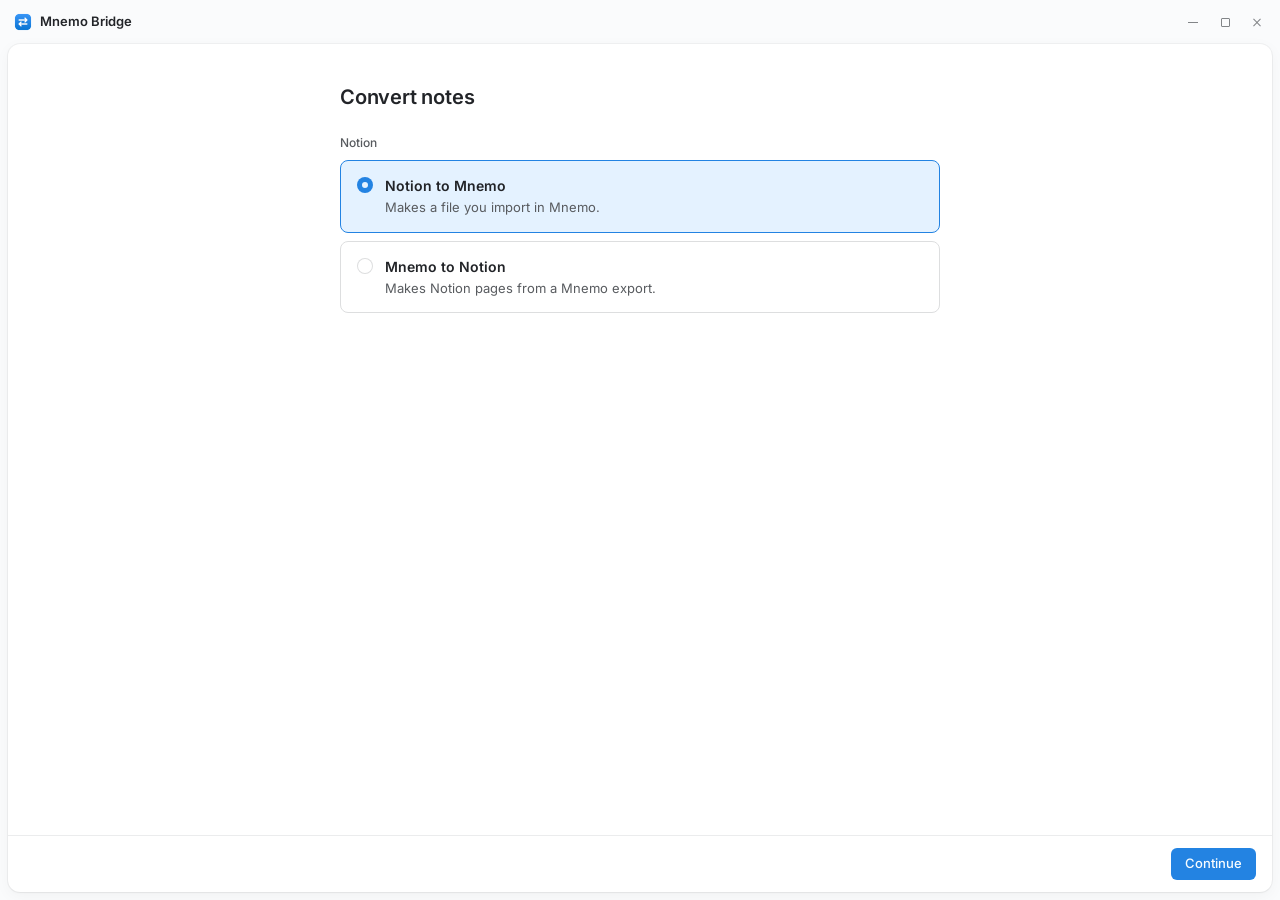
<file: mnemo_bridge/gui/web/index.html>
<!DOCTYPE html>
<html lang="en">
<head>
<meta charset="utf-8">
<meta name="viewport" content="width=device-width, initial-scale=1">
<title>Mnemo Bridge</title>
<link rel="stylesheet" href="app.css">
</head>
<body>

<div class="app">

  <!-- The window is frameless. Only the drag strip moves it, so the buttons stay clickable. -->
  <header class="titlebar">
    <div class="titlebar-drag pywebview-drag-region">
      <img class="app-icon" src="icon.png" alt="">
      <span class="app-name">Mnemo Bridge</span>
      <nav class="rail" id="rail" hidden>
        <span class="step" id="step-1"><span class="dot">1</span><span class="step-name"></span></span>
        <span class="step" id="step-2"><span class="dot">2</span><span class="step-name"></span></span>
        <span class="step" id="step-3"><span class="dot">3</span><span class="step-name"></span></span>
      </nav>
    </div>
    <div class="winbtns">
      <button class="winbtn" id="win-min" title="Minimise" aria-label="Minimise"><i class="g-min"></i></button>
      <button class="winbtn" id="win-max" title="Maximise" aria-label="Maximise"><i class="g-max"></i></button>
      <button class="winbtn close" id="win-close" title="Close" aria-label="Close"><i class="g-close"></i></button>
    </div>
  </header>

  <main class="stage">

    <section class="screen" id="screen-start">
      <div class="body">
        <div class="head">
          <h1>Convert notes</h1>
        </div>
        <!-- One group per source. A new source adds a group here and an entry in SOURCES in app.js. -->
        <div class="sources" role="radiogroup" aria-label="What to convert">
          <section class="source" aria-labelledby="source-notion">
            <h2 class="source-name" id="source-notion">Notion</h2>
            <div class="choices">
              <button class="choice selected" data-source="notion" data-direction="pull" aria-pressed="true">
                <span class="choice-radio"></span>
                <span class="choice-text">
                  <span class="choice-title">Notion to Mnemo</span>
                  <span class="choice-note">Makes a file you import in Mnemo.</span>
                </span>
              </button>
              <button class="choice" data-source="notion" data-direction="push" aria-pressed="false">
                <span class="choice-radio"></span>
                <span class="choice-text">
                  <span class="choice-title">Mnemo to Notion</span>
                  <span class="choice-note">Makes Notion pages from a Mnemo export.</span>
                </span>
              </button>
            </div>
          </section>
        </div>
        <div class="notice" id="update-notice" hidden>
          <span class="notice-text" id="update-text"></span>
          <button class="linkish" id="update-open">See what's new</button>
        </div>
      </div>
      <footer class="actionbar">
        <span class="foot-note" id="version"></span>
        <span class="spacer"></span>
        <button class="btn primary" id="start-continue">Continue</button>
      </footer>
    </section>

    <section class="screen" id="screen-update" hidden>
      <div class="body">
        <div class="head">
          <h1 id="update-title"></h1>
          <p class="lede" id="update-sub"></p>
        </div>
        <pre class="notes selectable" id="update-notes"></pre>
        <p class="lede" id="update-link-wrap" hidden>
          <a href="#" id="update-link">Read the release notes on GitHub</a>
        </p>
        <div class="progress-wrap" id="update-progress" hidden>
          <div class="track"><div class="fill" id="update-fill"></div></div>
          <div class="now" id="update-stage">Downloading…</div>
        </div>
      </div>
      <footer class="actionbar">
        <span class="foot-note" id="update-foot">The app restarts to finish.</span>
        <span class="spacer"></span>
        <button class="btn" id="update-later">Not now</button>
        <button class="btn primary" id="update-install">Update</button>
      </footer>
    </section>

    <section class="screen" id="screen-connect" hidden>
      <div class="body">
        <div class="head">
          <h1>Connect to Notion</h1>
          <p class="lede">You only do this once.</p>
        </div>

        <ol class="steps">
          <li>
            <span class="num">1</span>
            <span>Open <a href="#" data-url="https://www.notion.so/my-integrations">notion.so/my-integrations</a>,
              create a new integration and copy its secret.</span>
          </li>
          <li>
            <span class="num">2</span>
            <span>In Notion, open each page you want to move and add the integration under
              <strong>⋯&nbsp;&gt;&nbsp;Connections</strong>.</span>
          </li>
        </ol>

        <div class="field">
          <label class="field-label" for="token">Integration secret</label>
          <input type="password" id="token" class="input mono" placeholder="ntn_"
                 autocomplete="off" spellcheck="false">
          <label class="check"><input type="checkbox" id="remember-token"> Remember on this computer</label>
        </div>
      </div>
      <footer class="actionbar">
        <span class="foot-note">The key is only sent to Notion.</span>
        <span class="spacer"></span>
        <button class="btn" data-go="start">Back</button>
        <button class="btn primary" id="connect-continue">Continue</button>
      </footer>
    </section>

    <section class="screen" id="screen-pages" hidden>
      <div class="body listing">
        <div class="head">
          <h1>Choose pages</h1>
          <p class="lede">Sub-pages are included.</p>
        </div>
        <div class="list-bar">
          <label class="check"><input type="checkbox" id="select-all" checked> All top-level pages</label>
          <span class="spacer"></span>
          <span class="count" id="selection-count"></span>
          <input type="search" id="filter" class="input search" placeholder="Filter">
        </div>
        <ul class="items" id="page-list"></ul>
        <p class="hint">Missing a page? Add the integration to it in Notion under <strong>⋯&nbsp;&gt;&nbsp;Connections</strong>.
          <a href="#" id="reload-pages">Refresh</a></p>
      </div>
      <footer class="actionbar">
        <span class="spacer"></span>
        <button class="btn" data-go="connect">Back</button>
        <button class="btn primary" id="pages-continue">Continue</button>
      </footer>
    </section>

    <section class="screen" id="screen-ready" hidden>
      <div class="body">
        <div class="head">
          <h1>Export</h1>
          <p class="lede" id="ready-summary"></p>
        </div>

        <div class="panel">
          <div class="prow">
            <div class="prow-text">
              <span class="prow-label">File</span>
              <span class="prow-value"><span id="output-name">notion-export.mnemo</span>
                <span class="dim" id="output-dir"></span></span>
            </div>
            <button class="btn small" id="pick-output">Change</button>
          </div>
          <div class="prow">
            <div class="prow-text">
              <span class="prow-label">Folder in Mnemo</span>
              <input type="text" id="opt-folder" class="inline-input" value="Notion"
                     placeholder="None, add the notes at the top level" aria-label="Folder in Mnemo">
            </div>
            <button class="btn small" id="rename-folder">Rename</button>
          </div>
          <label class="prow toggle">
            <input type="checkbox" id="opt-covers">
            <span class="prow-flex">Include page covers</span>
            <span class="dim">Makes the file larger</span>
          </label>
          <label class="prow toggle">
            <input type="checkbox" id="opt-dbprops" checked>
            <span class="prow-flex">Show database fields as a table</span>
            <span class="dim">At the top of each note</span>
          </label>
        </div>

        <details class="advanced">
          <summary>Advanced</summary>
          <label class="adv-row">Stop after
            <input type="number" id="opt-limit" class="input" min="1" placeholder="All"> pages
          </label>
        </details>
      </div>
      <footer class="actionbar">
        <span class="foot-note">Large workspaces take a few minutes.</span>
        <span class="spacer"></span>
        <button class="btn" data-go="pages">Back</button>
        <button class="btn primary" id="run-pull">Export</button>
      </footer>
    </section>

    <section class="screen" id="screen-source" hidden>
      <div class="body listing">
        <div class="head">
          <h1>Choose notes</h1>
          <p class="lede">Export a package in Mnemo first, under <strong>Notes &gt; Export &gt; Mnemo package</strong>.</p>
        </div>
        <div class="panel">
          <div class="prow">
            <div class="prow-text">
              <span class="prow-label">Package</span>
              <span class="prow-value" id="package-value">None chosen</span>
            </div>
            <button class="btn small" id="pick-package">Choose</button>
          </div>
        </div>
        <div class="list-bar">
          <span class="list-title">Create the pages under</span>
          <span class="spacer"></span>
          <a href="#" id="reload-parents" class="hint-link">Refresh</a>
          <input type="search" id="parent-filter" class="input search" placeholder="Filter">
        </div>
        <ul class="items pick-one" id="parent-list"></ul>
        <p class="hint">The page needs the integration connected, with permission to insert content.</p>
      </div>
      <footer class="actionbar">
        <span class="spacer"></span>
        <button class="btn" data-go="connect">Back</button>
        <button class="btn primary" id="source-continue">Continue</button>
      </footer>
    </section>

    <section class="screen" id="screen-push-ready" hidden>
      <div class="body">
        <div class="head">
          <h1>Import</h1>
          <p class="lede" id="push-summary"></p>
        </div>
        <div class="panel">
          <div class="prow">
            <div class="prow-text">
              <span class="prow-label">Package</span>
              <span class="prow-value" id="push-package-value"></span>
            </div>
          </div>
          <div class="prow">
            <div class="prow-text">
              <span class="prow-label">Notion page</span>
              <span class="prow-value" id="push-parent-value"></span>
            </div>
          </div>
          <label class="prow toggle">
            <input type="checkbox" id="opt-upload-images" checked>
            <span class="prow-flex">Upload images</span>
            <span class="dim">Otherwise they are skipped</span>
          </label>
        </div>
      </div>
      <footer class="actionbar">
        <span class="foot-note">Existing Notion pages are left alone.</span>
        <span class="spacer"></span>
        <button class="btn" data-go="source">Back</button>
        <button class="btn primary" id="run-push">Create pages</button>
      </footer>
    </section>

    <section class="screen" id="screen-working" hidden>
      <div class="body">
        <div class="head">
          <h1 id="working-title">Exporting</h1>
          <p class="lede" id="working-sub">Starting</p>
        </div>
        <div class="progress-wrap">
          <div class="track"><div class="fill" id="progress-fill"></div></div>
          <div class="now" id="working-now"></div>
        </div>
      </div>
      <footer class="actionbar">
        <span class="foot-note" id="started-at"></span>
        <span class="spacer"></span>
        <button class="btn" id="stop-run">Stop</button>
      </footer>
    </section>

    <section class="screen" id="screen-done" hidden>
      <div class="body">
        <div class="result">
          <div class="result-mark ok">✓</div>
          <div class="head">
            <h1 id="done-title"></h1>
            <p class="lede" id="done-sub"></p>
          </div>
        </div>

        <div class="next" id="done-next">
          <div class="next-title" id="next-title">Import it in Mnemo</div>
          <ol class="steps tight" id="next-steps"></ol>
        </div>

        <div class="notice" id="warn-notice" hidden>
          <span class="notice-text" id="warn-text"></span>
          <button class="linkish" id="warn-toggle">Show</button>
        </div>
        <pre class="warn-list" id="warn-list" hidden></pre>
      </div>
      <footer class="actionbar">
        <button class="btn" id="again">Convert more</button>
        <span class="spacer"></span>
        <button class="btn" id="open-folder" hidden>Show file</button>
        <button class="btn primary" id="done-close">Done</button>
      </footer>
    </section>

    <section class="screen" id="screen-error" hidden>
      <div class="body">
        <div class="result">
          <div class="result-mark bad">!</div>
          <div class="head">
            <h1 id="error-title"></h1>
            <p class="lede">Nothing was changed.</p>
          </div>
        </div>
        <div class="panel padded" id="error-checks-wrap">
          <div class="checks-title" id="checks-title">What to check</div>
          <div id="error-checks"></div>
        </div>
        <p class="hint"><a href="#" data-url="https://www.notion.so/my-integrations">Open your integrations</a>
          or <a href="#" id="copy-detail">copy the error details</a>.</p>
      </div>
      <footer class="actionbar">
        <span class="spacer"></span>
        <button class="btn" id="error-back">Back</button>
        <button class="btn primary" id="error-retry">Try again</button>
      </footer>
    </section>

  </main>
</div>

<script src="util.js"></script>
<script src="app.js"></script>
<script src="pull.js"></script>
<script src="push.js"></script>
<script src="run.js"></script>
<script src="update.js"></script>
</body>
</html>
</file>
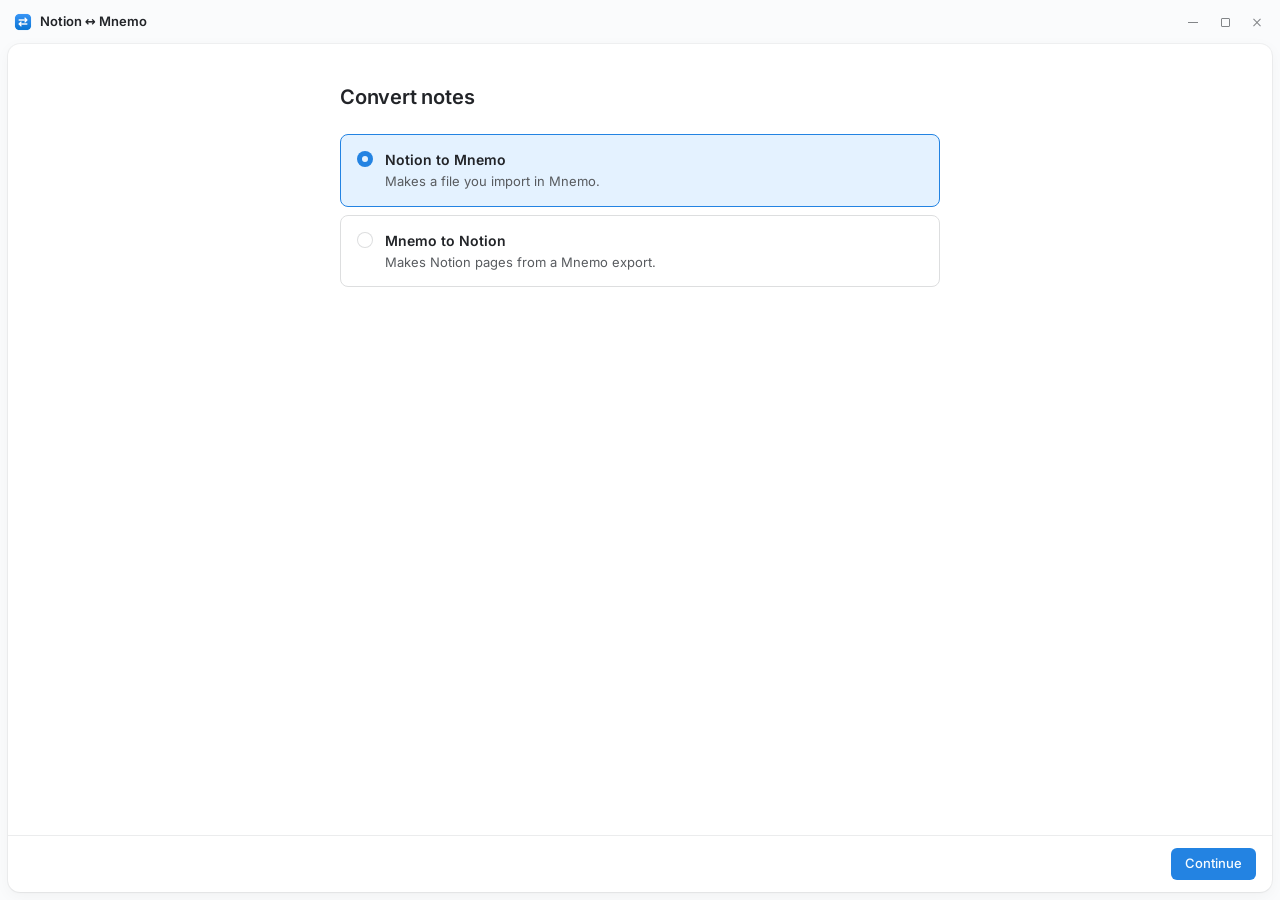
<file: notion2mnemo/gui/web/index.html>
<!DOCTYPE html>
<html lang="en">
<head>
<meta charset="utf-8">
<meta name="viewport" content="width=device-width, initial-scale=1">
<title>Notion ↔ Mnemo Converter</title>
<link rel="stylesheet" href="app.css">
</head>
<body>

<div class="app">

  <!-- The window is frameless. Only the drag strip moves it, so the buttons stay clickable. -->
  <header class="titlebar">
    <div class="titlebar-drag pywebview-drag-region">
      <img class="app-icon" src="icon.png" alt="">
      <span class="app-name">Notion ↔ Mnemo</span>
      <nav class="rail" id="rail" hidden>
        <span class="step" id="step-1"><span class="dot">1</span><span class="step-name">Connect</span></span>
        <span class="step" id="step-2"><span class="dot">2</span><span class="step-name" id="step-2-name">Choose pages</span></span>
        <span class="step" id="step-3"><span class="dot">3</span><span class="step-name">Convert</span></span>
      </nav>
    </div>
    <div class="winbtns">
      <button class="winbtn" id="win-min" title="Minimise" aria-label="Minimise"><i class="g-min"></i></button>
      <button class="winbtn" id="win-max" title="Maximise" aria-label="Maximise"><i class="g-max"></i></button>
      <button class="winbtn close" id="win-close" title="Close" aria-label="Close"><i class="g-close"></i></button>
    </div>
  </header>

  <main class="stage">

    <section class="screen" id="screen-start">
      <div class="body">
        <div class="head">
          <h1>Convert notes</h1>
        </div>
        <div class="choices" role="radiogroup" aria-label="Direction">
          <button class="choice selected" id="dir-pull" aria-pressed="true">
            <span class="choice-radio"></span>
            <span class="choice-text">
              <span class="choice-title">Notion to Mnemo</span>
              <span class="choice-note">Makes a file you import in Mnemo.</span>
            </span>
          </button>
          <button class="choice" id="dir-push" aria-pressed="false">
            <span class="choice-radio"></span>
            <span class="choice-text">
              <span class="choice-title">Mnemo to Notion</span>
              <span class="choice-note">Makes Notion pages from a Mnemo export.</span>
            </span>
          </button>
        </div>
        <div class="notice" id="update-notice" hidden>
          <span class="notice-text" id="update-text"></span>
          <button class="linkish" id="update-open">See what's new</button>
        </div>
      </div>
      <footer class="actionbar">
        <span class="foot-note" id="version"></span>
        <span class="spacer"></span>
        <button class="btn primary" data-go="connect">Continue</button>
      </footer>
    </section>

    <section class="screen" id="screen-update" hidden>
      <div class="body">
        <div class="head">
          <h1 id="update-title"></h1>
          <p class="lede" id="update-sub"></p>
        </div>
        <pre class="notes selectable" id="update-notes"></pre>
        <p class="lede" id="update-link-wrap" hidden>
          <a href="#" id="update-link">Read the release notes on GitHub</a>
        </p>
        <div class="progress-wrap" id="update-progress" hidden>
          <div class="track"><div class="fill" id="update-fill"></div></div>
          <div class="now" id="update-stage">Downloading…</div>
        </div>
      </div>
      <footer class="actionbar">
        <span class="foot-note" id="update-foot">The app restarts to finish.</span>
        <span class="spacer"></span>
        <button class="btn" id="update-later">Not now</button>
        <button class="btn primary" id="update-install">Update</button>
      </footer>
    </section>

    <section class="screen" id="screen-connect" hidden>
      <div class="body">
        <div class="head">
          <h1>Connect to Notion</h1>
          <p class="lede">You only do this once.</p>
        </div>

        <ol class="steps">
          <li>
            <span class="num">1</span>
            <span>Open <a href="#" data-url="https://www.notion.so/my-integrations">notion.so/my-integrations</a>,
              create a new integration and copy its secret.</span>
          </li>
          <li>
            <span class="num">2</span>
            <span>In Notion, open each page you want to move and add the integration under
              <strong>⋯&nbsp;&gt;&nbsp;Connections</strong>.</span>
          </li>
        </ol>

        <div class="field">
          <label class="field-label" for="token">Integration secret</label>
          <input type="password" id="token" class="input mono" placeholder="ntn_"
                 autocomplete="off" spellcheck="false">
          <label class="check"><input type="checkbox" id="remember-token"> Remember on this computer</label>
        </div>
      </div>
      <footer class="actionbar">
        <span class="foot-note">The key is only sent to Notion.</span>
        <span class="spacer"></span>
        <button class="btn" data-go="start">Back</button>
        <button class="btn primary" id="connect-continue">Continue</button>
      </footer>
    </section>

    <section class="screen" id="screen-pages" hidden>
      <div class="body listing">
        <div class="head">
          <h1>Choose pages</h1>
          <p class="lede">Sub-pages are included.</p>
        </div>
        <div class="list-bar">
          <label class="check"><input type="checkbox" id="select-all" checked> All top-level pages</label>
          <span class="spacer"></span>
          <span class="count" id="selection-count"></span>
          <input type="search" id="filter" class="input search" placeholder="Filter">
        </div>
        <ul class="items" id="page-list"></ul>
        <p class="hint">Missing a page? Add the integration to it in Notion under <strong>⋯&nbsp;&gt;&nbsp;Connections</strong>.
          <a href="#" id="reload-pages">Refresh</a></p>
      </div>
      <footer class="actionbar">
        <span class="spacer"></span>
        <button class="btn" data-go="connect">Back</button>
        <button class="btn primary" id="pages-continue">Continue</button>
      </footer>
    </section>

    <section class="screen" id="screen-ready" hidden>
      <div class="body">
        <div class="head">
          <h1>Export</h1>
          <p class="lede" id="ready-summary"></p>
        </div>

        <div class="panel">
          <div class="prow">
            <div class="prow-text">
              <span class="prow-label">File</span>
              <span class="prow-value"><span id="output-name">notion-export.mnemo</span>
                <span class="dim" id="output-dir"></span></span>
            </div>
            <button class="btn small" id="pick-output">Change</button>
          </div>
          <div class="prow">
            <div class="prow-text">
              <span class="prow-label">Folder in Mnemo</span>
              <input type="text" id="opt-folder" class="inline-input" value="Notion"
                     placeholder="None, add the notes at the top level" aria-label="Folder in Mnemo">
            </div>
            <button class="btn small" id="rename-folder">Rename</button>
          </div>
          <label class="prow toggle">
            <input type="checkbox" id="opt-covers">
            <span class="prow-flex">Include page covers</span>
            <span class="dim">Makes the file larger</span>
          </label>
          <label class="prow toggle">
            <input type="checkbox" id="opt-dbprops" checked>
            <span class="prow-flex">Show database fields as a table</span>
            <span class="dim">At the top of each note</span>
          </label>
        </div>

        <details class="advanced">
          <summary>Advanced</summary>
          <label class="adv-row">Stop after
            <input type="number" id="opt-limit" class="input" min="1" placeholder="All"> pages
          </label>
        </details>
      </div>
      <footer class="actionbar">
        <span class="foot-note">Large workspaces take a few minutes.</span>
        <span class="spacer"></span>
        <button class="btn" data-go="pages">Back</button>
        <button class="btn primary" id="run-pull">Export</button>
      </footer>
    </section>

    <section class="screen" id="screen-source" hidden>
      <div class="body listing">
        <div class="head">
          <h1>Choose notes</h1>
          <p class="lede">Export a package in Mnemo first, under <strong>Notes &gt; Export &gt; Mnemo package</strong>.</p>
        </div>
        <div class="panel">
          <div class="prow">
            <div class="prow-text">
              <span class="prow-label">Package</span>
              <span class="prow-value" id="package-value">None chosen</span>
            </div>
            <button class="btn small" id="pick-package">Choose</button>
          </div>
        </div>
        <div class="list-bar">
          <span class="list-title">Create the pages under</span>
          <span class="spacer"></span>
          <a href="#" id="reload-parents" class="hint-link">Refresh</a>
          <input type="search" id="parent-filter" class="input search" placeholder="Filter">
        </div>
        <ul class="items pick-one" id="parent-list"></ul>
        <p class="hint">The page needs the integration connected, with permission to insert content.</p>
      </div>
      <footer class="actionbar">
        <span class="spacer"></span>
        <button class="btn" data-go="connect">Back</button>
        <button class="btn primary" id="source-continue">Continue</button>
      </footer>
    </section>

    <section class="screen" id="screen-push-ready" hidden>
      <div class="body">
        <div class="head">
          <h1>Import</h1>
          <p class="lede" id="push-summary"></p>
        </div>
        <div class="panel">
          <div class="prow">
            <div class="prow-text">
              <span class="prow-label">Package</span>
              <span class="prow-value" id="push-package-value"></span>
            </div>
          </div>
          <div class="prow">
            <div class="prow-text">
              <span class="prow-label">Notion page</span>
              <span class="prow-value" id="push-parent-value"></span>
            </div>
          </div>
          <label class="prow toggle">
            <input type="checkbox" id="opt-upload-images" checked>
            <span class="prow-flex">Upload images</span>
            <span class="dim">Otherwise they are skipped</span>
          </label>
        </div>
      </div>
      <footer class="actionbar">
        <span class="foot-note">Existing Notion pages are left alone.</span>
        <span class="spacer"></span>
        <button class="btn" data-go="source">Back</button>
        <button class="btn primary" id="run-push">Create pages</button>
      </footer>
    </section>

    <section class="screen" id="screen-working" hidden>
      <div class="body">
        <div class="head">
          <h1 id="working-title">Exporting</h1>
          <p class="lede" id="working-sub">Starting</p>
        </div>
        <div class="progress-wrap">
          <div class="track"><div class="fill" id="progress-fill"></div></div>
          <div class="now" id="working-now"></div>
        </div>
      </div>
      <footer class="actionbar">
        <span class="foot-note" id="started-at"></span>
        <span class="spacer"></span>
        <button class="btn" id="stop-run">Stop</button>
      </footer>
    </section>

    <section class="screen" id="screen-done" hidden>
      <div class="body">
        <div class="result">
          <div class="result-mark ok">✓</div>
          <div class="head">
            <h1 id="done-title"></h1>
            <p class="lede" id="done-sub"></p>
          </div>
        </div>

        <div class="next" id="done-next">
          <div class="next-title" id="next-title">Import it in Mnemo</div>
          <ol class="steps tight" id="next-steps"></ol>
        </div>

        <div class="notice" id="warn-notice" hidden>
          <span class="notice-text" id="warn-text"></span>
          <button class="linkish" id="warn-toggle">Show</button>
        </div>
        <pre class="warn-list" id="warn-list" hidden></pre>
      </div>
      <footer class="actionbar">
        <button class="btn" id="again">Convert more</button>
        <span class="spacer"></span>
        <button class="btn" id="open-folder" hidden>Show file</button>
        <button class="btn primary" id="done-close">Done</button>
      </footer>
    </section>

    <section class="screen" id="screen-error" hidden>
      <div class="body">
        <div class="result">
          <div class="result-mark bad">!</div>
          <div class="head">
            <h1 id="error-title"></h1>
            <p class="lede">Nothing was changed.</p>
          </div>
        </div>
        <div class="panel padded" id="error-checks-wrap">
          <div class="checks-title" id="checks-title">What to check</div>
          <div id="error-checks"></div>
        </div>
        <p class="hint"><a href="#" data-url="https://www.notion.so/my-integrations">Open your integrations</a>
          or <a href="#" id="copy-detail">copy the error details</a>.</p>
      </div>
      <footer class="actionbar">
        <span class="spacer"></span>
        <button class="btn" id="error-back">Back</button>
        <button class="btn primary" id="error-retry">Try again</button>
      </footer>
    </section>

  </main>
</div>

<script src="util.js"></script>
<script src="app.js"></script>
<script src="pull.js"></script>
<script src="push.js"></script>
<script src="run.js"></script>
<script src="update.js"></script>
</body>
</html>
</file>
<file: mnemo_bridge/gui/web/app.css>
/* Values follow Mnemo's design tokens (mnemo-web/src/styles/tokens.css): a grey
   frame with the content on a canvas above it, depth from shadow, Inter, a 4px grid. */

@font-face {
  font-family: "Inter"; font-style: normal; font-weight: 100 900; font-display: swap;
  src: url("fonts/inter-latin-normal.woff2") format("woff2-variations");
  unicode-range: U+0000-00FF, U+0131, U+0152-0153, U+02BB-02BC, U+02C6, U+02DA, U+02DC, U+0304, U+0308, U+0329, U+2000-206F, U+20AC, U+2122, U+2191, U+2193, U+2212, U+2215, U+FEFF, U+FFFD;
}
@font-face {
  font-family: "Inter"; font-style: normal; font-weight: 100 900; font-display: swap;
  src: url("fonts/inter-latin-ext-normal.woff2") format("woff2-variations");
  unicode-range: U+0100-02BA, U+02BD-02C5, U+02C7-02CC, U+02CE-02D7, U+02DD-02FF, U+1D00-1DBF, U+1E00-1E9F, U+1EF2-1EFF, U+2020, U+20A0-20AB, U+20AD-20C0, U+2113, U+2C60-2C7F, U+A720-A7FF;
}

:root {
  --font-sans: "Inter", "Segoe UI", system-ui, sans-serif;
  --font-mono: ui-monospace, "Cascadia Mono", "SF Mono", Menlo, monospace;
  --radius-sm: 4px;
  --radius-md: 6px;
  --radius-lg: 8px;
  --radius-xl: 12px;
  --neutral-hue: 260;
  --neutral-chroma: 0.0015;

  --frame: oklch(0.988 var(--neutral-chroma) var(--neutral-hue));
  --frame-hover: oklch(0.958 calc(var(--neutral-chroma) * 1.6) var(--neutral-hue));
  --frame-active: oklch(0.937 calc(var(--neutral-chroma) * 2) var(--neutral-hue));
  --canvas: oklch(1 0 0);
  --canvas-sunken: oklch(0.975 var(--neutral-chroma) var(--neutral-hue));
  --line: oklch(0.9 calc(var(--neutral-chroma) * 1.5) var(--neutral-hue));
  --line-soft: oklch(0.943 var(--neutral-chroma) var(--neutral-hue));
  --ink: oklch(0.26 0.008 var(--neutral-hue));
  --ink-2: oklch(0.47 0.007 var(--neutral-hue));
  --ink-3: oklch(0.615 0.006 var(--neutral-hue));
  --ink-icon: oklch(0.7 0.005 var(--neutral-hue));
  --accent: oklch(0.606 0.167 252.7);
  --accent-hover: oklch(0.556 0.167 252.7);
  --accent-ink: oklch(0.52 0.159 252.7);
  --accent-wash: oklch(0.955 0.027 252.7);
  --accent-fg: oklch(0.99 0.01 252.7);
  --ok: oklch(0.55 0.13 150);
  --ok-wash: oklch(0.955 0.03 150);
  --danger: oklch(0.54 0.2 25);
  --danger-wash: oklch(0.955 0.03 25);
  --close: #c42b1c;
  --canvas-shadow: 0 0 0 1px oklch(0 0 0 / 0.04), 0 1px 2px oklch(0 0 0 / 0.04), 0 4px 16px oklch(0 0 0 / 0.04);
}

@media (prefers-color-scheme: dark) {
  :root {
    --frame: oklch(0.203 0.005 var(--neutral-hue));
    --frame-hover: oklch(0.253 0.007 var(--neutral-hue));
    --frame-active: oklch(0.288 0.009 var(--neutral-hue));
    --canvas: oklch(0.218 0.006 var(--neutral-hue));
    --canvas-sunken: oklch(0.192 0.005 var(--neutral-hue));
    --line: oklch(0.31 0.008 var(--neutral-hue));
    --line-soft: oklch(0.265 0.006 var(--neutral-hue));
    --ink: oklch(0.955 0.003 var(--neutral-hue));
    --ink-2: oklch(0.755 0.008 var(--neutral-hue));
    --ink-3: oklch(0.6 0.009 var(--neutral-hue));
    --ink-icon: oklch(0.545 0.009 var(--neutral-hue));
    --accent: oklch(0.706 0.167 252.7);
    --accent-hover: oklch(0.756 0.167 252.7);
    --accent-ink: oklch(0.786 0.151 252.7);
    --accent-wash: oklch(0.3 0.067 252.7);
    --accent-fg: oklch(0.18 0.03 252.7);
    --ok: oklch(0.75 0.12 150);
    --ok-wash: oklch(0.3 0.05 150);
    --danger: oklch(0.68 0.18 25);
    --danger-wash: oklch(0.3 0.07 25);
    --canvas-shadow: 0 0 0 1px oklch(1 0 0 / 0.05), 0 4px 16px oklch(0 0 0 / 0.3);
  }
}

* { box-sizing: border-box; }
html { color-scheme: light dark; height: 100%; }
[hidden] { display: none !important; }

body {
  margin: 0;
  height: 100%;
  overflow: hidden;
  background: var(--frame);
  color: var(--ink);
  font: 14px/1.5 var(--font-sans);
  -webkit-font-smoothing: antialiased;
  user-select: none;
}
input, .selectable { user-select: text; }

.app { height: 100%; display: flex; flex-direction: column; }

/* Title bar */

.titlebar { flex: none; height: 44px; display: flex; align-items: stretch; }
.titlebar-drag { flex: 1; min-width: 0; display: flex; align-items: center; gap: 8px; padding-left: 14px; }
.app-icon { width: 18px; height: 18px; flex: none; }
.app-name { font-size: 13px; font-weight: 600; white-space: nowrap; }

.rail { display: flex; align-items: center; gap: 16px; margin-left: 28px; font-size: 12px; }
.step { display: flex; align-items: center; gap: 6px; color: var(--ink-3); }
.step .dot {
  width: 16px; height: 16px; border-radius: 50%;
  display: flex; align-items: center; justify-content: center;
  font-size: 10px; font-weight: 600;
  box-shadow: inset 0 0 0 1px var(--line);
}
.step.now { color: var(--ink); font-weight: 500; }
.step.now .dot { background: var(--accent); color: var(--accent-fg); box-shadow: none; }
.step.done { color: var(--ink-2); }
.step.done .dot { background: var(--frame-active); box-shadow: none; }

.winbtns { display: flex; align-items: center; gap: 2px; padding-right: 8px; }
.winbtn {
  appearance: none; background: none; border: none; cursor: pointer;
  width: 30px; height: 28px; border-radius: var(--radius-md);
  display: flex; align-items: center; justify-content: center;
  color: var(--ink-3);
}
.winbtn:hover { background: var(--frame-hover); color: var(--ink); }
.winbtn.close:hover { background: var(--close); color: #fff; }
.winbtn i { display: block; }
.g-min { width: 10px; height: 1px; background: currentColor; }
.g-max { width: 9px; height: 9px; border: 1px solid currentColor; border-radius: 1px; }
.g-close { width: 10px; height: 10px; position: relative; }
.g-close::before, .g-close::after {
  content: ""; position: absolute; inset: 50% 0 auto 0; height: 1px; background: currentColor;
}
.g-close::before { transform: rotate(45deg); }
.g-close::after { transform: rotate(-45deg); }

/* macOS: traffic lights on the left, glyphs only while the pointer is over them. */
[data-platform="mac"] .winbtns { order: -1; gap: 8px; padding: 0 6px 0 14px; }
[data-platform="mac"] .titlebar-drag { padding-left: 8px; }
[data-platform="mac"] .winbtn {
  width: 12px; height: 12px; border-radius: 50%; padding: 0;
  color: rgba(0, 0, 0, 0.55);
  box-shadow: inset 0 0 0 0.5px rgba(0, 0, 0, 0.18);
}
[data-platform="mac"] #win-close { order: 1; background: #ff5f57; }
[data-platform="mac"] #win-min { order: 2; background: #febc2e; }
[data-platform="mac"] #win-max { order: 3; background: #28c840; }
[data-platform="mac"] .winbtn:hover,
[data-platform="mac"] .winbtn.close:hover { color: rgba(0, 0, 0, 0.55); }
[data-platform="mac"] #win-close:hover { background: #ff5f57; }
[data-platform="mac"] #win-min:hover { background: #febc2e; }
[data-platform="mac"] #win-max:hover { background: #28c840; }
[data-platform="mac"] .winbtn i { visibility: hidden; transform: scale(0.62); }
[data-platform="mac"] .winbtns:hover .winbtn i { visibility: visible; }
[data-platform="mac"] .g-max { border: none; position: relative; }
[data-platform="mac"] .g-max::before,
[data-platform="mac"] .g-max::after { content: ""; position: absolute; background: currentColor; }
[data-platform="mac"] .g-max::before { inset: 50% 0 auto 0; height: 1.5px; margin-top: -0.75px; }
[data-platform="mac"] .g-max::after { inset: 0 auto 0 50%; width: 1.5px; margin-left: -0.75px; }

/* Canvas and screens */

.stage {
  flex: 1; min-height: 0; position: relative;
  margin: 0 8px 8px;
  background: var(--canvas);
  border-radius: var(--radius-xl);
  box-shadow: var(--canvas-shadow);
  overflow: hidden;
}
.screen { position: absolute; inset: 0; display: flex; flex-direction: column; }

.body {
  flex: 1; min-height: 0; overflow-y: auto;
  display: flex; flex-direction: column; gap: 24px;
  width: 100%; max-width: 680px; margin: 0 auto;
  padding: 40px 40px 24px;
}
.body.listing { overflow: hidden; gap: 16px; }

.head { display: flex; flex-direction: column; gap: 4px; }
h1 { margin: 0; font-size: 20px; line-height: 1.3; font-weight: 600; letter-spacing: -0.01em; }
.lede { margin: 0; color: var(--ink-2); text-wrap: pretty; }
.hint { flex: none; margin: 0; font-size: 12px; color: var(--ink-3); text-wrap: pretty; }
.dim { color: var(--ink-3); font-weight: 400; }
.spacer { flex: 1; }

a { color: var(--accent-ink); text-decoration: none; cursor: pointer; }
a:hover { text-decoration: underline; }
strong { font-weight: 600; }

.actionbar {
  flex: none;
  display: flex; align-items: center; gap: 8px;
  padding: 12px 16px;
  border-top: 1px solid var(--line-soft);
}
.foot-note { font-size: 12px; color: var(--ink-3); }

/* Controls */

.btn {
  appearance: none; border: none; cursor: pointer;
  font: inherit; font-size: 13px; font-weight: 500; white-space: nowrap;
  height: 32px; padding: 0 14px; border-radius: var(--radius-md);
  background: var(--frame-hover); color: var(--ink);
}
.btn:hover:not(:disabled) { background: var(--frame-active); }
.btn.primary { background: var(--accent); color: var(--accent-fg); }
.btn.primary:hover:not(:disabled) { background: var(--accent-hover); }
.btn.small { height: 28px; padding: 0 12px; font-size: 12px; }
.btn:disabled { opacity: 0.45; cursor: default; }
:focus-visible { outline: 2px solid var(--accent); outline-offset: 2px; }
.input:focus-visible, .inline-input:focus-visible { outline: none; }

.input {
  font: inherit; color: var(--ink);
  height: 32px; padding: 0 10px; border-radius: var(--radius-md);
  background: var(--canvas); border: 1px solid var(--line);
}
.input:focus { outline: none; border-color: var(--accent); box-shadow: 0 0 0 3px var(--accent-wash); }
.input::placeholder { color: var(--ink-3); }
.input.mono { font-family: var(--font-mono); font-size: 13px; width: 100%; height: 36px; }
.input.search { width: 160px; height: 28px; font-size: 12px; }

.field { display: flex; flex-direction: column; gap: 8px; }
.field-label { font-size: 12px; font-weight: 500; color: var(--ink-2); }

.check { display: inline-flex; align-items: center; gap: 8px; font-size: 13px; color: var(--ink-2); cursor: pointer; }
input[type="checkbox"] { accent-color: var(--accent); width: 15px; height: 15px; margin: 0; cursor: pointer; }

/* Start */

.sources { display: flex; flex-direction: column; gap: 20px; }
.source { display: flex; flex-direction: column; gap: 8px; }
.source-name { margin: 0; font-size: 12px; font-weight: 500; color: var(--ink-2); }

.choices { display: flex; flex-direction: column; gap: 8px; }
.choice {
  display: flex; align-items: flex-start; gap: 12px;
  padding: 14px 16px; text-align: left; cursor: pointer; font: inherit; color: var(--ink);
  background: var(--canvas);
  border: 1px solid var(--line); border-radius: var(--radius-lg);
}
.choice:hover { background: var(--canvas-sunken); }
.choice.selected { border-color: var(--accent); background: var(--accent-wash); }
.choice-radio {
  width: 16px; height: 16px; margin-top: 2px; flex: none; border-radius: 50%;
  box-shadow: inset 0 0 0 1px var(--line);
}
.choice.selected .choice-radio { box-shadow: inset 0 0 0 5px var(--accent); }
.choice-text { display: flex; flex-direction: column; gap: 2px; }
.choice-title { font-weight: 600; }
.choice-note { font-size: 13px; color: var(--ink-2); }

/* Connect */

.steps { list-style: none; margin: 0; padding: 0; display: flex; flex-direction: column; gap: 12px; }
.steps.tight { gap: 8px; }
.steps li { display: flex; gap: 12px; align-items: flex-start; text-wrap: pretty; }
.steps .num {
  width: 20px; height: 20px; flex: none; margin-top: 1px; border-radius: 50%;
  background: var(--frame-hover); color: var(--ink-2);
  display: flex; align-items: center; justify-content: center;
  font-size: 11px; font-weight: 600;
}

/* Lists */

.list-bar { flex: none; display: flex; align-items: center; gap: 12px; }
.list-title { font-weight: 600; font-size: 13px; }
.count, .hint-link { font-size: 12px; color: var(--ink-3); }

.items {
  flex: 1; min-height: 0; overflow-y: auto;
  list-style: none; margin: 0; padding: 4px;
  border: 1px solid var(--line-soft); border-radius: var(--radius-lg);
}
.items li {
  display: flex; align-items: center; gap: 10px;
  height: 36px; padding: 0 10px; border-radius: var(--radius-md);
  cursor: pointer;
}
.items li:hover { background: var(--canvas-sunken); }
.items li.on { background: var(--accent-wash); }
.items .emoji { width: 18px; text-align: center; flex: none; }
.items .name { flex: 1; min-width: 0; overflow: hidden; text-overflow: ellipsis; white-space: nowrap; }
.items .tag { font-size: 12px; color: var(--ink-3); flex: none; }
.items .empty { color: var(--ink-3); cursor: default; height: auto; padding: 12px 10px; }
.items .empty:hover { background: none; }
/* Without a checkbox, the ring is what marks the chosen page. */
.pick-one li.on { box-shadow: inset 0 0 0 1px var(--accent); }

/* Settings panels */

.panel { display: flex; flex-direction: column; border: 1px solid var(--line); border-radius: var(--radius-lg); }
.panel.padded { padding: 16px; gap: 8px; }
.prow { display: flex; align-items: center; gap: 12px; padding: 12px 16px; min-height: 56px; }
.prow + .prow { border-top: 1px solid var(--line-soft); }
.prow.toggle { cursor: pointer; min-height: 44px; }
.prow-text { flex: 1; min-width: 0; display: flex; flex-direction: column; gap: 2px; }
.prow-label { font-size: 12px; color: var(--ink-3); }
.prow-value { font-weight: 500; overflow: hidden; text-overflow: ellipsis; white-space: nowrap; }
.prow-flex { flex: 1; }
.prow .dim { font-size: 12px; }

.inline-input {
  font: inherit; font-weight: 500; color: var(--ink);
  background: none; border: none; border-radius: var(--radius-sm);
  padding: 2px 4px; margin: -2px -4px; width: 100%;
}
.inline-input:focus { outline: none; background: var(--canvas-sunken); box-shadow: 0 0 0 1px var(--accent); }
.inline-input::placeholder { color: var(--ink-3); font-weight: 400; }

.advanced { font-size: 13px; }
.advanced summary { cursor: pointer; color: var(--ink-2); width: fit-content; }
.adv-row { display: flex; align-items: center; gap: 8px; margin-top: 8px; color: var(--ink-2); }
.adv-row .input { width: 80px; height: 28px; }

/* Progress */

.progress-wrap { display: flex; flex-direction: column; gap: 8px; }
.track { height: 6px; border-radius: 3px; background: var(--frame-active); overflow: hidden; }
.fill { height: 100%; border-radius: 3px; background: var(--accent); width: 0%; transition: width 0.3s ease; }
/* Before the first count arrives there is no fraction, so the bar sweeps instead. */
.track.indeterminate .fill { width: 30%; animation: sweep 1.4s ease-in-out infinite; transition: none; }
@keyframes sweep { 0% { transform: translateX(-110%); } 100% { transform: translateX(360%); } }
.now { display: flex; align-items: center; gap: 8px; font-size: 13px; color: var(--ink-2); min-height: 20px; }

/* Results */

.result { display: flex; align-items: flex-start; gap: 12px; }
.result-mark {
  width: 28px; height: 28px; flex: none; border-radius: 50%;
  display: flex; align-items: center; justify-content: center;
  font-size: 14px; font-weight: 700;
}
.result-mark.ok { background: var(--ok-wash); color: var(--ok); }
.result-mark.bad { background: var(--danger-wash); color: var(--danger); }
.result-mark.stopped { background: var(--frame-hover); color: var(--ink-3); font-size: 10px; }

.next { display: flex; flex-direction: column; gap: 12px; padding: 16px; border: 1px solid var(--line); border-radius: var(--radius-lg); }
.next-title { font-weight: 600; }

.notice {
  display: flex; align-items: center; gap: 12px;
  padding: 10px 14px; border-radius: var(--radius-lg);
  background: var(--canvas-sunken);
}
.notice-text { flex: 1; font-size: 13px; text-wrap: pretty; }
.linkish {
  appearance: none; background: none; border: none; cursor: pointer; padding: 0;
  font: inherit; font-size: 13px; font-weight: 500; color: var(--accent-ink); white-space: nowrap;
}
.linkish:hover { text-decoration: underline; }

/* Release notes arrive from the network, so they are shown as text, never markup. */
.notes {
  margin: 0; max-height: 240px; overflow-y: auto;
  padding: 12px 16px; border: 1px solid var(--line); border-radius: var(--radius-lg);
  font: 13px/1.6 var(--font-sans); color: var(--ink-2);
  white-space: pre-wrap; word-break: break-word; user-select: text;
}
.notes:empty { display: none; }

.warn-list {
  margin: 0; max-height: 160px; overflow-y: auto;
  padding: 12px 14px; border-radius: var(--radius-lg); background: var(--canvas-sunken);
  font: 12px/1.6 var(--font-mono); color: var(--ink-2);
  white-space: pre-wrap; word-break: break-word; user-select: text;
}

.checks-title { font-weight: 600; }
.check-line { color: var(--ink-2); text-wrap: pretty; }

::-webkit-scrollbar { width: 10px; height: 10px; }
::-webkit-scrollbar-thumb {
  background: color-mix(in srgb, var(--ink-3) 35%, transparent);
  border-radius: 10px; border: 3px solid transparent; background-clip: content-box;
}
::-webkit-scrollbar-track { background: transparent; }
</file>
<file: notion2mnemo/gui/web/app.css>
/* Values follow Mnemo's design tokens (mnemo-web/src/styles/tokens.css): a grey
   frame with the content on a canvas above it, depth from shadow, Inter, a 4px grid. */

@font-face {
  font-family: "Inter"; font-style: normal; font-weight: 100 900; font-display: swap;
  src: url("fonts/inter-latin-normal.woff2") format("woff2-variations");
  unicode-range: U+0000-00FF, U+0131, U+0152-0153, U+02BB-02BC, U+02C6, U+02DA, U+02DC, U+0304, U+0308, U+0329, U+2000-206F, U+20AC, U+2122, U+2191, U+2193, U+2212, U+2215, U+FEFF, U+FFFD;
}
@font-face {
  font-family: "Inter"; font-style: normal; font-weight: 100 900; font-display: swap;
  src: url("fonts/inter-latin-ext-normal.woff2") format("woff2-variations");
  unicode-range: U+0100-02BA, U+02BD-02C5, U+02C7-02CC, U+02CE-02D7, U+02DD-02FF, U+1D00-1DBF, U+1E00-1E9F, U+1EF2-1EFF, U+2020, U+20A0-20AB, U+20AD-20C0, U+2113, U+2C60-2C7F, U+A720-A7FF;
}

:root {
  --font-sans: "Inter", "Segoe UI", system-ui, sans-serif;
  --font-mono: ui-monospace, "Cascadia Mono", "SF Mono", Menlo, monospace;
  --radius-sm: 4px;
  --radius-md: 6px;
  --radius-lg: 8px;
  --radius-xl: 12px;
  --neutral-hue: 260;
  --neutral-chroma: 0.0015;

  --frame: oklch(0.988 var(--neutral-chroma) var(--neutral-hue));
  --frame-hover: oklch(0.958 calc(var(--neutral-chroma) * 1.6) var(--neutral-hue));
  --frame-active: oklch(0.937 calc(var(--neutral-chroma) * 2) var(--neutral-hue));
  --canvas: oklch(1 0 0);
  --canvas-sunken: oklch(0.975 var(--neutral-chroma) var(--neutral-hue));
  --line: oklch(0.9 calc(var(--neutral-chroma) * 1.5) var(--neutral-hue));
  --line-soft: oklch(0.943 var(--neutral-chroma) var(--neutral-hue));
  --ink: oklch(0.26 0.008 var(--neutral-hue));
  --ink-2: oklch(0.47 0.007 var(--neutral-hue));
  --ink-3: oklch(0.615 0.006 var(--neutral-hue));
  --ink-icon: oklch(0.7 0.005 var(--neutral-hue));
  --accent: oklch(0.606 0.167 252.7);
  --accent-hover: oklch(0.556 0.167 252.7);
  --accent-ink: oklch(0.52 0.159 252.7);
  --accent-wash: oklch(0.955 0.027 252.7);
  --accent-fg: oklch(0.99 0.01 252.7);
  --ok: oklch(0.55 0.13 150);
  --ok-wash: oklch(0.955 0.03 150);
  --danger: oklch(0.54 0.2 25);
  --danger-wash: oklch(0.955 0.03 25);
  --close: #c42b1c;
  --canvas-shadow: 0 0 0 1px oklch(0 0 0 / 0.04), 0 1px 2px oklch(0 0 0 / 0.04), 0 4px 16px oklch(0 0 0 / 0.04);
}

@media (prefers-color-scheme: dark) {
  :root {
    --frame: oklch(0.203 0.005 var(--neutral-hue));
    --frame-hover: oklch(0.253 0.007 var(--neutral-hue));
    --frame-active: oklch(0.288 0.009 var(--neutral-hue));
    --canvas: oklch(0.218 0.006 var(--neutral-hue));
    --canvas-sunken: oklch(0.192 0.005 var(--neutral-hue));
    --line: oklch(0.31 0.008 var(--neutral-hue));
    --line-soft: oklch(0.265 0.006 var(--neutral-hue));
    --ink: oklch(0.955 0.003 var(--neutral-hue));
    --ink-2: oklch(0.755 0.008 var(--neutral-hue));
    --ink-3: oklch(0.6 0.009 var(--neutral-hue));
    --ink-icon: oklch(0.545 0.009 var(--neutral-hue));
    --accent: oklch(0.706 0.167 252.7);
    --accent-hover: oklch(0.756 0.167 252.7);
    --accent-ink: oklch(0.786 0.151 252.7);
    --accent-wash: oklch(0.3 0.067 252.7);
    --accent-fg: oklch(0.18 0.03 252.7);
    --ok: oklch(0.75 0.12 150);
    --ok-wash: oklch(0.3 0.05 150);
    --danger: oklch(0.68 0.18 25);
    --danger-wash: oklch(0.3 0.07 25);
    --canvas-shadow: 0 0 0 1px oklch(1 0 0 / 0.05), 0 4px 16px oklch(0 0 0 / 0.3);
  }
}

* { box-sizing: border-box; }
html { color-scheme: light dark; height: 100%; }
[hidden] { display: none !important; }

body {
  margin: 0;
  height: 100%;
  overflow: hidden;
  background: var(--frame);
  color: var(--ink);
  font: 14px/1.5 var(--font-sans);
  -webkit-font-smoothing: antialiased;
  user-select: none;
}
input, .selectable { user-select: text; }

.app { height: 100%; display: flex; flex-direction: column; }

/* Title bar */

.titlebar { flex: none; height: 44px; display: flex; align-items: stretch; }
.titlebar-drag { flex: 1; min-width: 0; display: flex; align-items: center; gap: 8px; padding-left: 14px; }
.app-icon { width: 18px; height: 18px; flex: none; }
.app-name { font-size: 13px; font-weight: 600; white-space: nowrap; }

.rail { display: flex; align-items: center; gap: 16px; margin-left: 28px; font-size: 12px; }
.step { display: flex; align-items: center; gap: 6px; color: var(--ink-3); }
.step .dot {
  width: 16px; height: 16px; border-radius: 50%;
  display: flex; align-items: center; justify-content: center;
  font-size: 10px; font-weight: 600;
  box-shadow: inset 0 0 0 1px var(--line);
}
.step.now { color: var(--ink); font-weight: 500; }
.step.now .dot { background: var(--accent); color: var(--accent-fg); box-shadow: none; }
.step.done { color: var(--ink-2); }
.step.done .dot { background: var(--frame-active); box-shadow: none; }

.winbtns { display: flex; align-items: center; gap: 2px; padding-right: 8px; }
.winbtn {
  appearance: none; background: none; border: none; cursor: pointer;
  width: 30px; height: 28px; border-radius: var(--radius-md);
  display: flex; align-items: center; justify-content: center;
  color: var(--ink-3);
}
.winbtn:hover { background: var(--frame-hover); color: var(--ink); }
.winbtn.close:hover { background: var(--close); color: #fff; }
.winbtn i { display: block; }
.g-min { width: 10px; height: 1px; background: currentColor; }
.g-max { width: 9px; height: 9px; border: 1px solid currentColor; border-radius: 1px; }
.g-close { width: 10px; height: 10px; position: relative; }
.g-close::before, .g-close::after {
  content: ""; position: absolute; inset: 50% 0 auto 0; height: 1px; background: currentColor;
}
.g-close::before { transform: rotate(45deg); }
.g-close::after { transform: rotate(-45deg); }

/* macOS: traffic lights on the left, glyphs only while the pointer is over them. */
[data-platform="mac"] .winbtns { order: -1; gap: 8px; padding: 0 6px 0 14px; }
[data-platform="mac"] .titlebar-drag { padding-left: 8px; }
[data-platform="mac"] .winbtn {
  width: 12px; height: 12px; border-radius: 50%; padding: 0;
  color: rgba(0, 0, 0, 0.55);
  box-shadow: inset 0 0 0 0.5px rgba(0, 0, 0, 0.18);
}
[data-platform="mac"] #win-close { order: 1; background: #ff5f57; }
[data-platform="mac"] #win-min { order: 2; background: #febc2e; }
[data-platform="mac"] #win-max { order: 3; background: #28c840; }
[data-platform="mac"] .winbtn:hover,
[data-platform="mac"] .winbtn.close:hover { color: rgba(0, 0, 0, 0.55); }
[data-platform="mac"] #win-close:hover { background: #ff5f57; }
[data-platform="mac"] #win-min:hover { background: #febc2e; }
[data-platform="mac"] #win-max:hover { background: #28c840; }
[data-platform="mac"] .winbtn i { visibility: hidden; transform: scale(0.62); }
[data-platform="mac"] .winbtns:hover .winbtn i { visibility: visible; }
[data-platform="mac"] .g-max { border: none; position: relative; }
[data-platform="mac"] .g-max::before,
[data-platform="mac"] .g-max::after { content: ""; position: absolute; background: currentColor; }
[data-platform="mac"] .g-max::before { inset: 50% 0 auto 0; height: 1.5px; margin-top: -0.75px; }
[data-platform="mac"] .g-max::after { inset: 0 auto 0 50%; width: 1.5px; margin-left: -0.75px; }

/* Canvas and screens */

.stage {
  flex: 1; min-height: 0; position: relative;
  margin: 0 8px 8px;
  background: var(--canvas);
  border-radius: var(--radius-xl);
  box-shadow: var(--canvas-shadow);
  overflow: hidden;
}
.screen { position: absolute; inset: 0; display: flex; flex-direction: column; }

.body {
  flex: 1; min-height: 0; overflow-y: auto;
  display: flex; flex-direction: column; gap: 24px;
  width: 100%; max-width: 680px; margin: 0 auto;
  padding: 40px 40px 24px;
}
.body.listing { overflow: hidden; gap: 16px; }

.head { display: flex; flex-direction: column; gap: 4px; }
h1 { margin: 0; font-size: 20px; line-height: 1.3; font-weight: 600; letter-spacing: -0.01em; }
.lede { margin: 0; color: var(--ink-2); text-wrap: pretty; }
.hint { flex: none; margin: 0; font-size: 12px; color: var(--ink-3); text-wrap: pretty; }
.dim { color: var(--ink-3); font-weight: 400; }
.spacer { flex: 1; }

a { color: var(--accent-ink); text-decoration: none; cursor: pointer; }
a:hover { text-decoration: underline; }
strong { font-weight: 600; }

.actionbar {
  flex: none;
  display: flex; align-items: center; gap: 8px;
  padding: 12px 16px;
  border-top: 1px solid var(--line-soft);
}
.foot-note { font-size: 12px; color: var(--ink-3); }

/* Controls */

.btn {
  appearance: none; border: none; cursor: pointer;
  font: inherit; font-size: 13px; font-weight: 500; white-space: nowrap;
  height: 32px; padding: 0 14px; border-radius: var(--radius-md);
  background: var(--frame-hover); color: var(--ink);
}
.btn:hover:not(:disabled) { background: var(--frame-active); }
.btn.primary { background: var(--accent); color: var(--accent-fg); }
.btn.primary:hover:not(:disabled) { background: var(--accent-hover); }
.btn.small { height: 28px; padding: 0 12px; font-size: 12px; }
.btn:disabled { opacity: 0.45; cursor: default; }
:focus-visible { outline: 2px solid var(--accent); outline-offset: 2px; }
.input:focus-visible, .inline-input:focus-visible { outline: none; }

.input {
  font: inherit; color: var(--ink);
  height: 32px; padding: 0 10px; border-radius: var(--radius-md);
  background: var(--canvas); border: 1px solid var(--line);
}
.input:focus { outline: none; border-color: var(--accent); box-shadow: 0 0 0 3px var(--accent-wash); }
.input::placeholder { color: var(--ink-3); }
.input.mono { font-family: var(--font-mono); font-size: 13px; width: 100%; height: 36px; }
.input.search { width: 160px; height: 28px; font-size: 12px; }

.field { display: flex; flex-direction: column; gap: 8px; }
.field-label { font-size: 12px; font-weight: 500; color: var(--ink-2); }

.check { display: inline-flex; align-items: center; gap: 8px; font-size: 13px; color: var(--ink-2); cursor: pointer; }
input[type="checkbox"] { accent-color: var(--accent); width: 15px; height: 15px; margin: 0; cursor: pointer; }

/* Start */

.choices { display: flex; flex-direction: column; gap: 8px; }
.choice {
  display: flex; align-items: flex-start; gap: 12px;
  padding: 14px 16px; text-align: left; cursor: pointer; font: inherit; color: var(--ink);
  background: var(--canvas);
  border: 1px solid var(--line); border-radius: var(--radius-lg);
}
.choice:hover { background: var(--canvas-sunken); }
.choice.selected { border-color: var(--accent); background: var(--accent-wash); }
.choice-radio {
  width: 16px; height: 16px; margin-top: 2px; flex: none; border-radius: 50%;
  box-shadow: inset 0 0 0 1px var(--line);
}
.choice.selected .choice-radio { box-shadow: inset 0 0 0 5px var(--accent); }
.choice-text { display: flex; flex-direction: column; gap: 2px; }
.choice-title { font-weight: 600; }
.choice-note { font-size: 13px; color: var(--ink-2); }

/* Connect */

.steps { list-style: none; margin: 0; padding: 0; display: flex; flex-direction: column; gap: 12px; }
.steps.tight { gap: 8px; }
.steps li { display: flex; gap: 12px; align-items: flex-start; text-wrap: pretty; }
.steps .num {
  width: 20px; height: 20px; flex: none; margin-top: 1px; border-radius: 50%;
  background: var(--frame-hover); color: var(--ink-2);
  display: flex; align-items: center; justify-content: center;
  font-size: 11px; font-weight: 600;
}

/* Lists */

.list-bar { flex: none; display: flex; align-items: center; gap: 12px; }
.list-title { font-weight: 600; font-size: 13px; }
.count, .hint-link { font-size: 12px; color: var(--ink-3); }

.items {
  flex: 1; min-height: 0; overflow-y: auto;
  list-style: none; margin: 0; padding: 4px;
  border: 1px solid var(--line-soft); border-radius: var(--radius-lg);
}
.items li {
  display: flex; align-items: center; gap: 10px;
  height: 36px; padding: 0 10px; border-radius: var(--radius-md);
  cursor: pointer;
}
.items li:hover { background: var(--canvas-sunken); }
.items li.on { background: var(--accent-wash); }
.items .emoji { width: 18px; text-align: center; flex: none; }
.items .name { flex: 1; min-width: 0; overflow: hidden; text-overflow: ellipsis; white-space: nowrap; }
.items .tag { font-size: 12px; color: var(--ink-3); flex: none; }
.items .empty { color: var(--ink-3); cursor: default; height: auto; padding: 12px 10px; }
.items .empty:hover { background: none; }
/* Without a checkbox, the ring is what marks the chosen page. */
.pick-one li.on { box-shadow: inset 0 0 0 1px var(--accent); }

/* Settings panels */

.panel { display: flex; flex-direction: column; border: 1px solid var(--line); border-radius: var(--radius-lg); }
.panel.padded { padding: 16px; gap: 8px; }
.prow { display: flex; align-items: center; gap: 12px; padding: 12px 16px; min-height: 56px; }
.prow + .prow { border-top: 1px solid var(--line-soft); }
.prow.toggle { cursor: pointer; min-height: 44px; }
.prow-text { flex: 1; min-width: 0; display: flex; flex-direction: column; gap: 2px; }
.prow-label { font-size: 12px; color: var(--ink-3); }
.prow-value { font-weight: 500; overflow: hidden; text-overflow: ellipsis; white-space: nowrap; }
.prow-flex { flex: 1; }
.prow .dim { font-size: 12px; }

.inline-input {
  font: inherit; font-weight: 500; color: var(--ink);
  background: none; border: none; border-radius: var(--radius-sm);
  padding: 2px 4px; margin: -2px -4px; width: 100%;
}
.inline-input:focus { outline: none; background: var(--canvas-sunken); box-shadow: 0 0 0 1px var(--accent); }
.inline-input::placeholder { color: var(--ink-3); font-weight: 400; }

.advanced { font-size: 13px; }
.advanced summary { cursor: pointer; color: var(--ink-2); width: fit-content; }
.adv-row { display: flex; align-items: center; gap: 8px; margin-top: 8px; color: var(--ink-2); }
.adv-row .input { width: 80px; height: 28px; }

/* Progress */

.progress-wrap { display: flex; flex-direction: column; gap: 8px; }
.track { height: 6px; border-radius: 3px; background: var(--frame-active); overflow: hidden; }
.fill { height: 100%; border-radius: 3px; background: var(--accent); width: 0%; transition: width 0.3s ease; }
/* Before the first count arrives there is no fraction, so the bar sweeps instead. */
.track.indeterminate .fill { width: 30%; animation: sweep 1.4s ease-in-out infinite; transition: none; }
@keyframes sweep { 0% { transform: translateX(-110%); } 100% { transform: translateX(360%); } }
.now { display: flex; align-items: center; gap: 8px; font-size: 13px; color: var(--ink-2); min-height: 20px; }

/* Results */

.result { display: flex; align-items: flex-start; gap: 12px; }
.result-mark {
  width: 28px; height: 28px; flex: none; border-radius: 50%;
  display: flex; align-items: center; justify-content: center;
  font-size: 14px; font-weight: 700;
}
.result-mark.ok { background: var(--ok-wash); color: var(--ok); }
.result-mark.bad { background: var(--danger-wash); color: var(--danger); }
.result-mark.stopped { background: var(--frame-hover); color: var(--ink-3); font-size: 10px; }

.next { display: flex; flex-direction: column; gap: 12px; padding: 16px; border: 1px solid var(--line); border-radius: var(--radius-lg); }
.next-title { font-weight: 600; }

.notice {
  display: flex; align-items: center; gap: 12px;
  padding: 10px 14px; border-radius: var(--radius-lg);
  background: var(--canvas-sunken);
}
.notice-text { flex: 1; font-size: 13px; text-wrap: pretty; }
.linkish {
  appearance: none; background: none; border: none; cursor: pointer; padding: 0;
  font: inherit; font-size: 13px; font-weight: 500; color: var(--accent-ink); white-space: nowrap;
}
.linkish:hover { text-decoration: underline; }

/* Release notes arrive from the network, so they are shown as text, never markup. */
.notes {
  margin: 0; max-height: 240px; overflow-y: auto;
  padding: 12px 16px; border: 1px solid var(--line); border-radius: var(--radius-lg);
  font: 13px/1.6 var(--font-sans); color: var(--ink-2);
  white-space: pre-wrap; word-break: break-word; user-select: text;
}
.notes:empty { display: none; }

.warn-list {
  margin: 0; max-height: 160px; overflow-y: auto;
  padding: 12px 14px; border-radius: var(--radius-lg); background: var(--canvas-sunken);
  font: 12px/1.6 var(--font-mono); color: var(--ink-2);
  white-space: pre-wrap; word-break: break-word; user-select: text;
}

.checks-title { font-weight: 600; }
.check-line { color: var(--ink-2); text-wrap: pretty; }

::-webkit-scrollbar { width: 10px; height: 10px; }
::-webkit-scrollbar-thumb {
  background: color-mix(in srgb, var(--ink-3) 35%, transparent);
  border-radius: 10px; border: 3px solid transparent; background-clip: content-box;
}
::-webkit-scrollbar-track { background: transparent; }
</file>
